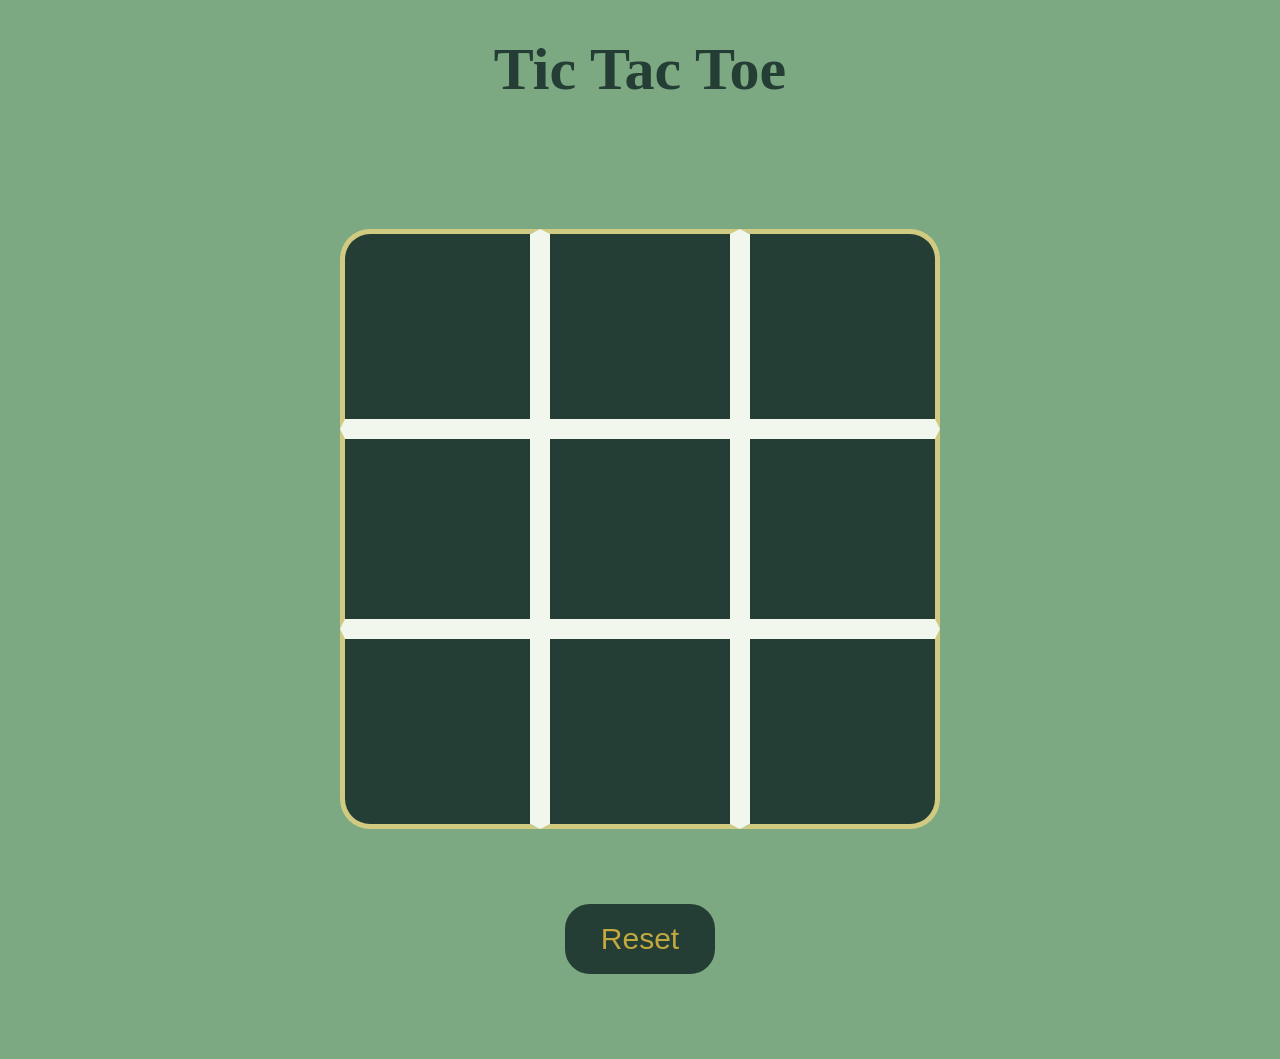
<file: X and 0/index.html>
<!doctype html>
<html lang="en">
  <head>
    <meta charset="UTF-8" />
    <meta name="viewport" content="width=device-width, initial-scale=1.0" />
    <title>Document</title>
    <link rel="stylesheet" href="style.css" />
  </head>
  <body>
    <h1>Tic Tac Toe</h1>
    <div class="main">
      <div class="container">
        <div class="game">
          <button id="btn0" class="box"></button>
          <button id="btn1" class="box"></button>
          <button id="btn2" class="box"></button>

          <button id="btn3" class="box"></button>
          <button id="btn4" class="box"></button>
          <button id="btn5" class="box"></button>

          <button id="btn6" class="box"></button>
          <button id="btn7" class="box"></button>
          <button id="btn8" class="box"></button>
        </div>
        <button id="rebtn">Reset</button>
      </div>
      <div class="winbox hide">
        <p id="win"></p>
        <button id="newbtn">New Game</button>
      </div>
    </div>
    <script src="script.js"></script>
  </body>
</html>
</file>
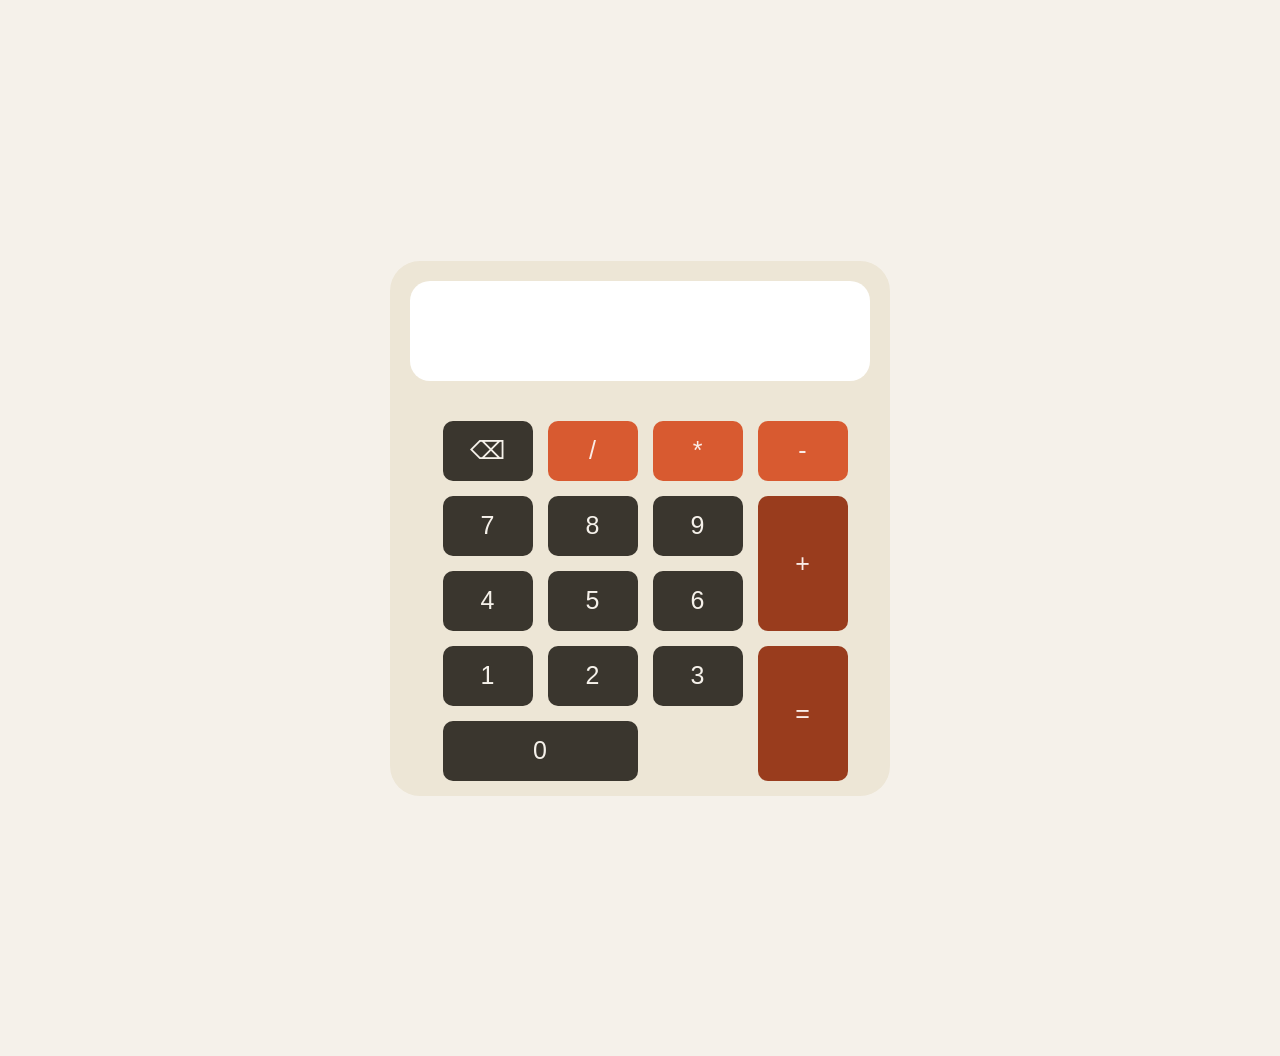
<file: simple calculator/ver3/index.html>
<!doctype html>
<html lang="en">
  <head>
    <meta charset="UTF-8" />
    <meta name="viewport" content="width=device-width, initial-scale=1.0" />
    <title>Document</title>
    <link rel="stylesheet" href="style.css" />
  </head>
  <body>
    <div class="calculator">
      <div class="displayscreen"></div>
      <div class="btnholder">
        <button id="btn1" class="btn">1</button>
        <button id="btn2" class="btn">2</button>
        <button id="btn3" class="btn">3</button>
        <button id="btn4" class="btn">4</button>
        <button id="btn5" class="btn">5</button>
        <button id="btn6" class="btn">6</button>
        <button id="btn7" class="btn">7</button>
        <button id="btn8" class="btn">8</button>
        <button id="btn9" class="btn">9</button>
        <button id="btn0" class="btn">0</button>
        <button id="btnplus" class="btn">+</button>
        <button id="btnminus" class="btn">-</button>
        <button id="btnmul" class="btn">*</button>
        <button id="btndiv" class="btn">/</button>
        <button id="btne" class="btn">=</button>
        <button id="btnclr" class="btn">&#9003;</button>
      </div>
    </div>
    <script src="script.js"></script>
  </body>
</html>
</file>
<file: X and 0/style.css>
* {
  padding: 0;
  margin: 0;
}

.main {
  width: 1200px;
  height: 920px;
  display: flex;
  flex-direction: column;
  justify-content: center;
  align-items: center;
}

body {
  background-color: #7ca982;
  text-align: center;
  display: flex;
  justify-content: center;
  padding: 35px;
  flex-direction: column;
  align-items: center;
}
h1 {
  color: #243e36;
  font-size: 60px;
}

.container {
  width: 1000px;
  height: 850px;
  display: flex;
  flex-direction: column;
  justify-content: center;
  align-items: center;
}

.game {
  /* background-color: salmon; */
  height: 750px;
  width: 750px;
  display: flex;
  flex-direction: row;
  flex-wrap: wrap;
  align-content: center;
  justify-content: center;
}

.box {
  background-color: #243e36;
  height: 200px;
  width: 200px;
  color: #c2a83e;
  font-size: 135px;
}

#btn0 {
  border-right: #f1f7ed 10px solid;
  border-bottom: #f1f7ed 10px solid;
  border-top: #d1cb82 5px solid;
  border-left: #d1cb82 5px solid;
  border-top-left-radius: 30px;
}

#btn1 {
  border-right: #f1f7ed 10px solid;
  border-left: #f1f7ed 10px solid;
  border-bottom: #f1f7ed 10px solid;
  border-top: #d1cb82 5px solid;
}

#btn2 {
  border-left: #f1f7ed 10px solid;
  border-bottom: #f1f7ed 10px solid;
  border-top: #d1cb82 5px solid;
  border-right: #d1cb82 5px solid;
  border-top-right-radius: 30px;
}

#btn3 {
  border-top: #f1f7ed 10px solid;
  border-right: #f1f7ed 10px solid;
  border-bottom: #f1f7ed 10px solid;
  border-left: #d1cb82 5px solid;
}

#btn4 {
  border-top: #f1f7ed 10px solid;
  border-bottom: #f1f7ed 10px solid;
  border-right: #f1f7ed 10px solid;
  border-left: #f1f7ed 10px solid;
}

#btn5 {
  border-top: #f1f7ed 10px solid;
  border-left: #f1f7ed 10px solid;
  border-bottom: #f1f7ed 10px solid;
  border-right: #d1cb82 5px solid;
}

#btn6 {
  border-top: #f1f7ed 10px solid;
  border-left: #d1cb82 5px solid;
  border-right: #f1f7ed 10px solid;
  border-bottom: #d1cb82 5px solid;
  border-bottom-left-radius: 30px;
}

#btn7 {
  border-top: #f1f7ed 10px solid;
  border-right: #f1f7ed 10px solid;
  border-left: #f1f7ed 10px solid;
  border-bottom: #d1cb82 5px solid;
}

#btn8 {
  border-top: #f1f7ed 10px solid;
  border-left: #f1f7ed 10px solid;
  border-bottom: #d1cb82 5px solid;
  border-right: #d1cb82 5px solid;
  border-bottom-right-radius: 30px;
}

#rebtn {
  color: #c2a83e;
  background-color: #243e36;
  width: 150px;
  height: 70px;
  border: 9px solid #243e36;
  border-radius: 25px;
  font-size: 30px;
}

.winbox {
  width: 600px;
  height: 300px;
  background-color: #f1f7ed;
  color: #243e36;
  font-size: 70px;
  border-radius: 70px;
  display: flex;
  align-items: center;
  justify-content: center;
  flex-direction: column;
  gap: 25px;
}

#newbtn {
  color: #c2a83e;
  background-color: #243e36;
  width: 200px;
  height: 80px;
  border: 9px solid #243e36;
  border-radius: 25px;
  font-size: 30px;
}

.hide {
  display: none;
}
</file>
<file: simple calculator/ver3/style.css>
body {
  background-color: #f5f1ea;
  display: flex;
  justify-content: center;
  flex-direction: column;
  align-items: center;
  padding: 70px;
  min-height: 100vh;
}

.btn {
  font-size: 25px;
  border-radius: 17px;
  width: 90px;
  height: 60px;
  margin: 5px;
  background-color: #3a362e;
  color: #f5f1ea;
  border: none;
  border-radius: 10px;
}

.btnholder {
  margin-top: 20px;
  gap: 15px;
  display: grid;
  grid-template-columns: repeat(4, 90px);
  grid-auto-rows: 60px;
  justify-content: center;
}

.displayscreen {
  display: flex;
  align-items: flex-end;
  justify-content: flex-end;
  width: 100%;
  height: 100px;
  border-radius: 5px;
  font-size: 70px;
  background-color: #ffffff;
  color: #3a362e;
  border: none;
  margin-bottom: 15px;
  border-radius: 20px;
}

.calculator {
  align-items: center;
  width: 460px;
  height: auto;
  display: flex;
  flex-direction: column;
  background-color: #ede6d6;
  border-radius: 30px;
  padding: 20px;
}

#btnplus {
  background-color: #993c1d;
  color: #faece7;
  grid-column: 4;
  grid-row: 2 / 4;
  height: 100%;
}

#btnminus {
  background-color: #d85a30;
  color: #faece7;
  grid-column: 4;
  grid-row: 1;
}

#btnmul {
  background-color: #d85a30;
  color: #faece7;
  grid-column: 3;
  grid-row: 1;
}

#btndiv {
  background-color: #d85a30;
  color: #faece7;
  grid-column: 2;
  grid-row: 1;
}

#btnclr {
  background-color: #3a362e;
  color: #f5f1ea;
  grid-column: 1;
  grid-row: 1;
}

#btn1 {
  grid-column: 1;
  grid-row: 4;
}

#btn2 {
  grid-column: 2;
  grid-row: 4;
}

#btn3 {
  grid-column: 3;
  grid-row: 4;
}

#btn4 {
  grid-column: 1;
  grid-row: 3;
}

#btn5 {
  grid-column: 2;
  grid-row: 3;
}

#btn6 {
  grid-column: 3;
  grid-row: 3;
}

#btn7 {
  grid-column: 1;
  grid-row: 2;
}

#btn8 {
  grid-column: 2;
  grid-row: 2;
}

#btn9 {
  grid-column: 3;
  grid-row: 2;
}

#btn0 {
  grid-column: 1 / 4;
  grid-row: 5;
  width: 65%;
}

#btne {
  background-color: #993c1d;
  color: #faece7;
  grid-column: 4;
  grid-row: 4 / 6;
  height: 100%;
}
</file>
